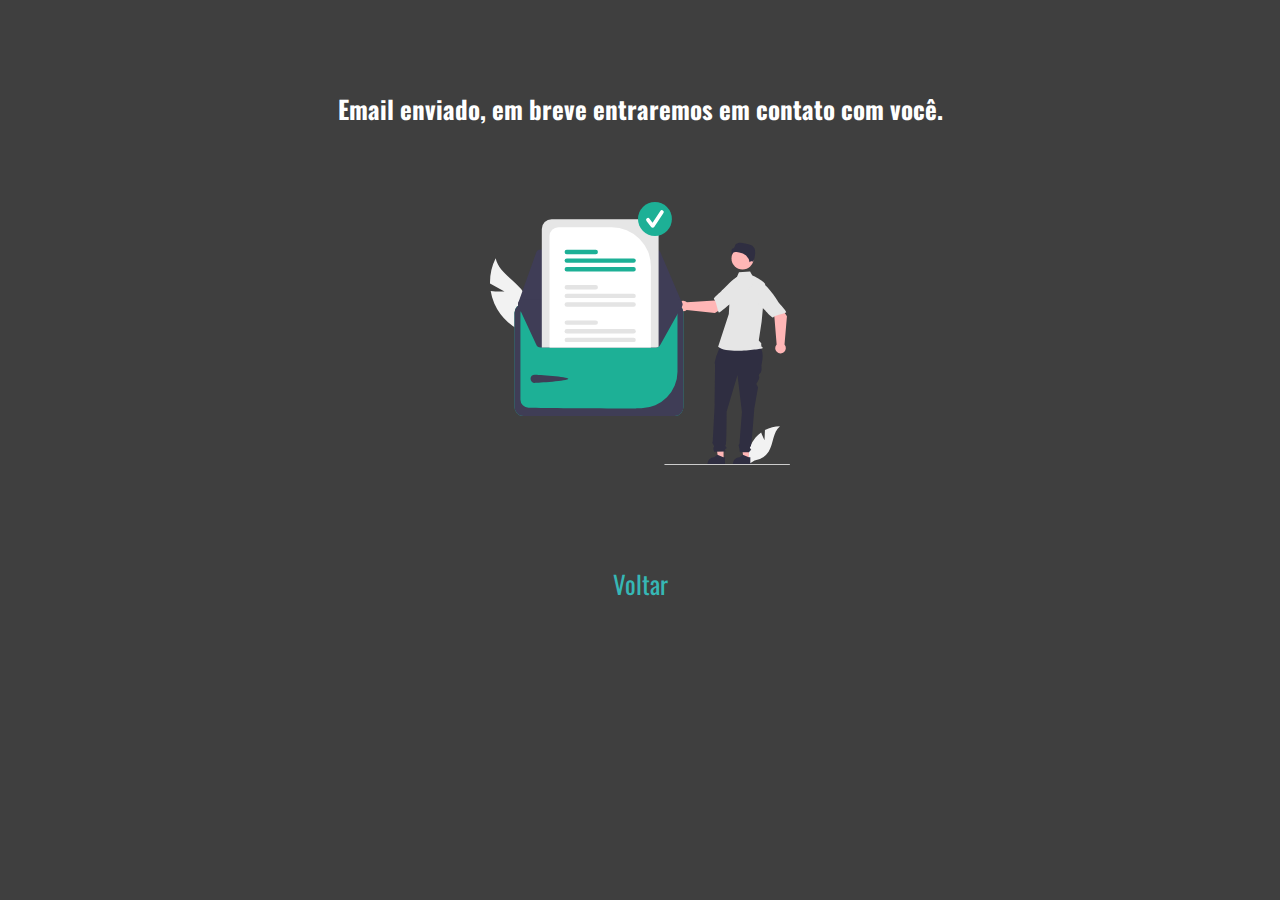
<file: obrigado.html>
<!DOCTYPE html>
<html lang="pt-BR">
<head>
    <meta charset="UTF-8">
    <meta http-equiv="X-UA-Compatible" content="IE=edge">
    <meta name="viewport" content="width=device-width, initial-scale=1.0">
    <link rel="stylesheet" href="obrigadostyle.css">
    <title>Obrigado</title>
</head>
<body>
    <div class="text">
        <h1>Email enviado, em breve entraremos em contato com você.</h1>
    </div>

    <div class="img">
        <img src="imgs/message-sent.svg" alt="Email Enviado">
    </div>

    <div class="a">
        <a href="index.html">Voltar</a>
    </div>
</body>
</html>
</file>
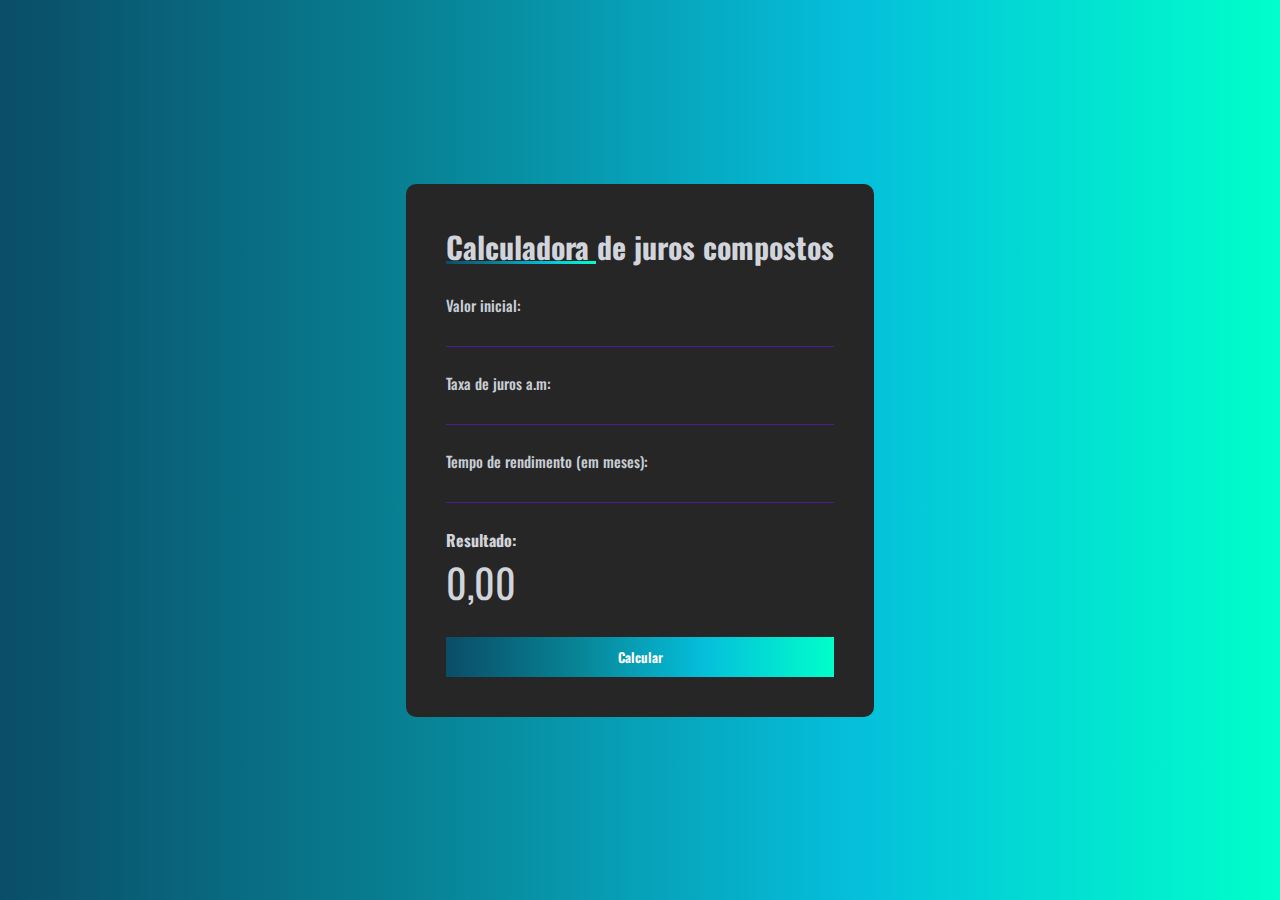
<file: calculadoradejuros/projeto.html>
<!DOCTYPE html>
<html lang="pt-br">
<head>
    <meta charset="UTF-8">
    <meta http-equiv="X-UA-Compatible" content="IE=edge">
    <meta name="viewport" content="width=device-width, initial-scale=1.0">
    <link rel="stylesheet" href="assets/css/style.css">
    <title>juros compostos</title>
</head>
<body>
    <main id="container">
        <div id="calculator">
            <h2>
                Calculadora de juros compostos
            </h2>
            <div id="input-box">
                <div class="input-field">
                    <label for="value">Valor inicial:</label>
                    <input type="number" id="value">
                </div>
                <div class="input-field">
                    <label for="fee">Taxa de juros a.m:</label>
                    <input type="number" id="fee">
                </div>
                <div class="input-field">
                    <label for="">Tempo de rendimento (em meses):</label>
                    <input type="number" id="time">
                </div>
            </div>
            <div id:="result">
                <h4>Resultado:</h4>
                <span id="total">0,00</span>
            </div>
            <button id="calculate">
                Calcular
            </button>
        </div>
    </main>
    <script src="assets/js/scrypt.js"></script>
</body>
</html>
</file>
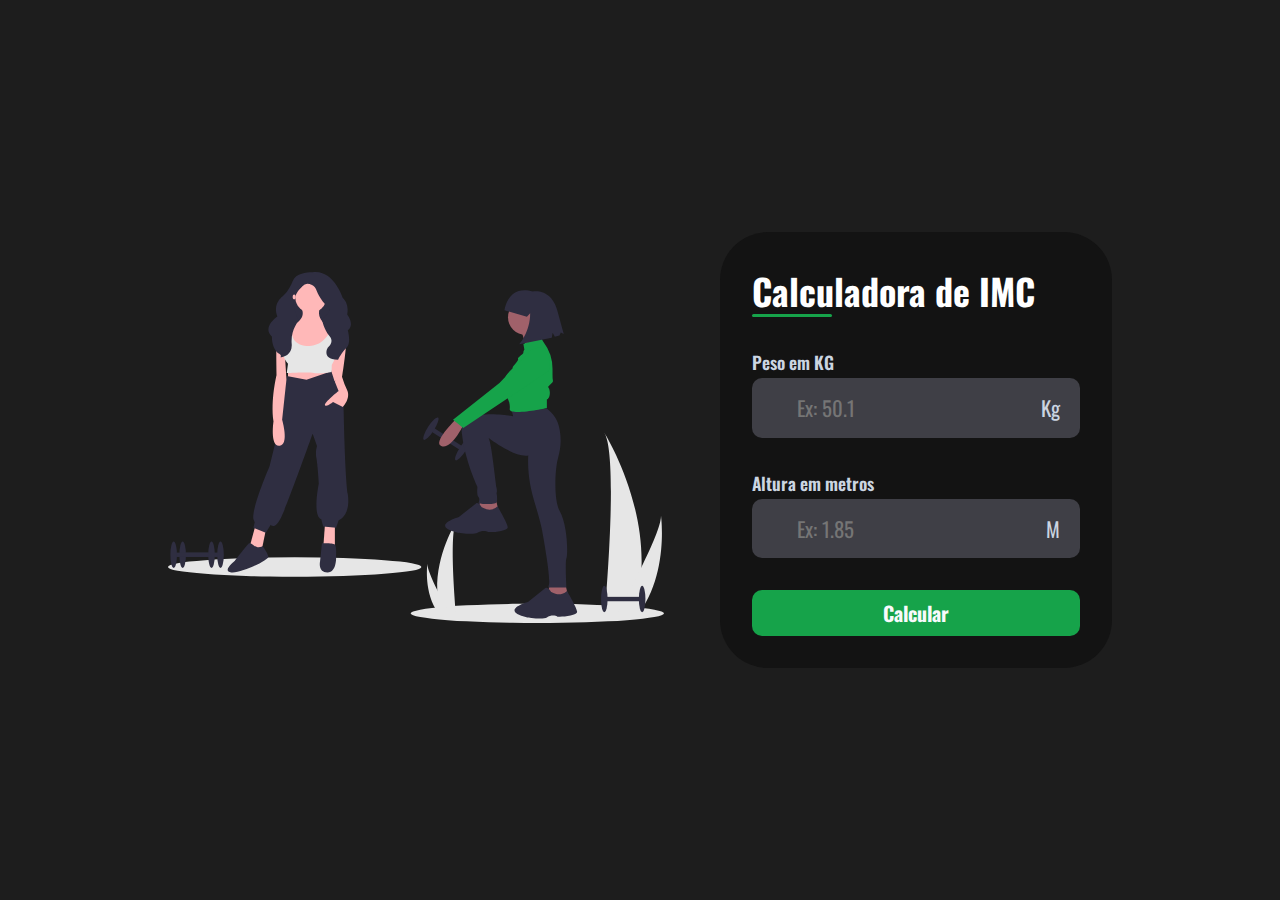
<file: calculatorimc/projeto.html>
<!DOCTYPE html>
<html lang="pt-br">
<head>
    <meta charset="UTF-8">
    <meta http-equiv="X-UA-Compatible" content="IE=edge">
    <meta name="viewport" content="width=device-width, initial-scale=1.0">
    <link rel="stylesheet" href="assets/css/style.css">
    <link rel="stylesheet" href="https://cdnjs.cloudflare.com/ajax/libs/font-awesome/6.4.0/css/all.min.css" integrity="sha512-iecdLmaskl7CVkqkXNQ/ZH/XLlvWZOJyj7Yy7tcenmpD1ypASozpmT/E0iPtmFIB46ZmdtAc9eNBvH0H/ZpiBw==" crossorigin="anonymous" referrerpolicy="no-referrer" />
    <title>Healthy IMC</title>
</head>
<body>
    <main id="container">
        <section id="img">
            <img src="assets/img/undraw_personal_training_0dqn.svg" alt="Homem se exercitando">
        </section>

        <section id="calculator">
            <form id="form">
                <h1 id="title">
                    Calculadora de IMC
                </h1>

                <div class="input-box">
                    <label for="weight">
                        Peso em KG
                    </label>
                    <div class="input-field">
                        <i class="fa-solid fa-weight-hanging"></i>
                        <input id="weight" placeholder="Ex: 50.1">
                        <span>Kg</span>
                    </div>
                </div>

                <div class="input-box">
                    <label for="hight">
                        Altura em metros
                    </label>
                    <div class="input-field">
                        <i class="fa-solid fa-ruler"></i>
                        <input id="height" placeholder="Ex: 1.85">
                        <span>M</span>
                    </div>
                </div>
                <button id="calculate">Calcular</button>
            </form>
            <div id="infos" class="hidden">
                <div id="result">
                    <div id="bmi">
                        <span id="value"></span>
                        <span>Seu IMC</span>
                    </div>
                    <div id="description">
                        <span></span>
                    </div>
                </div>
                <div id="more-info">
                    <a href="https://mundoeducacao.uol.com.br/saude-bem-estar/imc.htm">Mais informações sobre IMC
                         <i class="fa-solid fa-arrow-up-right-from-square"></i>
                    </a>
                </div>
            </div>
        </section>
    </main>

    <script src="assets/js/scrypt.js"></script>
</body>
</html>
</file>
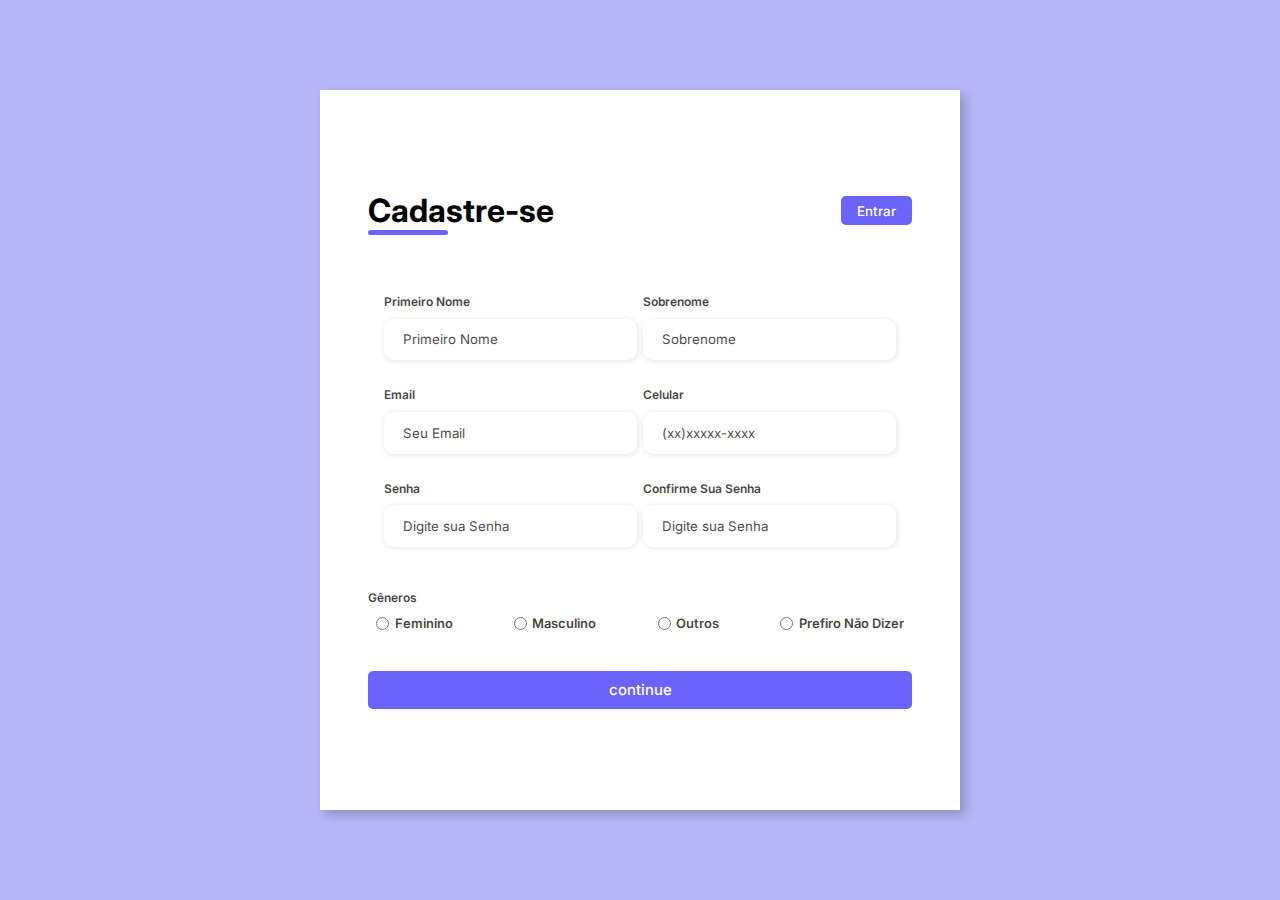
<file: projeto/projeto.html>
<!DOCTYPE html>
<html lang="pt-BR">

<head>
    <meta charset="UTF-8">
    <meta http-equiv="X-UA-Compatible" content="IE=edge">
    <meta name="viewport" content="width=device-width, initial-scale=1.0">
    <link rel="stylesheet" href="style1.css">
    <title>Formulário de Cadastro</title>
</head>

<body>
    <div class="container">
        <div class="form-image">
            <img src="img/undraw_shopping_re_hdd9.svg" alt="">
        </div>
        <div class="form">
            <form action="#">
                <div class="form-header">
                    <div class="title">
                        <h1>Cadastre-se</h1>
                    </div>
                    <div class="login-button">
                        <button><a href="#">Entrar</a></button>
                    </div>
                </div>

                <div class="input-group">
                    <div class="input-box">
                        <label for="firstname">Primeiro Nome</label>
                        <input type="text" name="firstname" id="firstname" placeholder="Primeiro Nome" required>
                    </div>

                    <div class="input-box">
                        <label for="lastname">Sobrenome</label>
                        <input type="text" name="lastname" id="lastname" placeholder="Sobrenome" required>
                    </div>

                    <div class="input-box">
                        <label for="email">Email</label>
                        <input type="text" name="email" id="email" placeholder="Seu Email" required>
                    </div>

                    <div class="input-box">
                        <label for="number">Celular</label>
                        <input type="tel" name="number" id="number" placeholder="(xx)xxxxx-xxxx" required>
                    </div>

                    <div class="input-box">
                        <label for="password">Senha</label>
                        <input type="password" name="password" id="password" placeholder="Digite sua Senha" required>
                    </div>

                    <div class="input-box">
                        <label for="Confirmpassword">Confirme Sua Senha</label>
                        <input type="password" name="Confirmpassword" id="Confirmpassword"
                            placeholder="Digite sua Senha" required>
                    </div>
                </div>

                <div class="gender-inputs">
                    <div class="gender-title">
                        <h6>Gêneros</h6>
                    </div>
                    <div class="gender-group">
                        <div class="gender-input">
                            <input type="radio" id="female" name="gender">
                            <label for="female">Feminino</label>
                        </div>

                        <div class="gender-input">
                            <input type="radio" id="male" name="gender">
                            <label for="male">Masculino</label>
                        </div>

                        <div class="gender-input">
                            <input type="radio" id="none" name="gender">
                            <label for="none">Outros</label>
                        </div>
                        <div class="gender-input">
                            <input type="radio" id="none" name="gender">
                            <label for="none">Prefiro Não Dizer</label>
                        </div>
                    </div>
                    <div class="continue-button">
                        <button><a href="#">continue</a></button>
                    </div>
                </div>
            </form>
        </div>
    </div>
</body>

</html>
</file>
<file: obrigadostyle.css>
@import url('https://fonts.googleapis.com/css2?family=Oswald:wght@200;300;400;500;600;700&display=swap');

*{
    padding: 0;
    box-sizing: border-box;
    margin: 0;
    font-family: 'Oswald', sans-serif;
    font-size: 25px;
    background-color: #3f3f3f;
}

body {
    padding-top: 10vh;
}

.text{
    display: flex;
    text-align: center;
    color: white;
    justify-content: center;
    padding-bottom: 3rem;
}

.img {
    width: 100%;
    align-items: center;
    display: flex;
    justify-content: space-around;
}
.img img {
    width: 300px;
}

.a {
    width: 100%;
    align-items: center;
    display: flex;
    justify-content: space-around;
}

body a {
    padding-top: 4rem;
    text-decoration: none;
    color: #36b7b5;
    justify-content: center;
}
</file>
<file: calculadoradejuros/assets/css/style.css>
@import url('https://fonts.googleapis.com/css2?family=Oswald:wght@200;300;400;500;600&display=swap');

:root {
    --linear-gradient: linear-gradient(90deg, #0A4D68, #088395, #05BFDB, #00FFCA);
}

* {
    font-family: 'Oswald', sans-serif;
    margin: 0;
    padding: 0;
    box-sizing: border-box;
}

#container {
    width: 100%;
    height: 100vh;
    display: flex;
    align-items: center;
    justify-content: center;
    background: var(--linear-gradient);
    color:  #d1d5db;
}

#calculator {
    background-color: #262626;
    padding: 40px;
    border-radius: 10px;
    box-shadow: 10px 10px 10px rgba(0,0,0,0.4 alpha);
    display: flex;
    flex-direction: column;
    gap: 25px;
}

#calculator h2 {
    font-size: 30px;
    position: relative;
}

#calculator h2::before {
    position: absolute;
    content: '';
    height: 3px;
    width: 150px;
    background: var(--linear-gradient);
    bottom: 5px;
}

#input-box {
    display: flex;
    flex-direction: column;
    gap: 25px;
}

.input-field {
    display: flex;
    flex-direction: column;
    width: 100%;
}

.input-field label {
    font-size: 15px;
    color: #c8ced6;
    font-weight: 500;
}

.input-field input {
    background-color: transparent;
    border: none;
    border-bottom: 1px solid #4c1d95;
    color: white;
    padding: 5px;
}

.input-field input:focus {
    outline: none;
}

#result {
    text-align: center;
}

#total {
    font-size: 40px;
}

#calculate {
    background: var(--linear-gradient);
    border: none;
    padding: 10px;
    color: white;
    font-weight: 600;
    cursor: pointer;
}
</file>
<file: calculatorimc/assets/css/style.css>
@import url('https://fonts.googleapis.com/css2?family=Oswald:wght@200;300;400;500;600&display=swap');

* {
    font-family: 'Oswald', sans-serif;
    margin: 0;
    padding: 0;
    box-sizing: border-box;
}

body {
    display: flex;
    align-items: center;
    justify-content: center;
    width: 100%;
    height: 100vh;
    background-color: #1d1d1d;
}

#container {
    display: flex;
    align-items: center;
    gap: 3.5rem;
}

#img img {
    width: 31rem;
}

#calculator {
    display: flex;
    flex-direction: column;
    gap: 2rem;
    padding: 2rem;
    color: white;
    background-color: #131313;
    border-radius: 3rem;
}

#form {
    display: flex;
    flex-direction: column;
    gap: 2rem;
}

#title {
    font-size: 2.25rem;
    position: relative;
}

#title:after {
    position: absolute;
    content: '';
    background-color: #16a34a;
    width: 5rem;
    height: 3px;
    bottom: 0;
    left: 0;
    border-radius: 10px;
}

.input-box label {
    font-size: 1.1rem;
    color: #cbd5e1;
    font-weight: 600;
}

.input-field {
    display: flex;
    align-items: center;
    justify-content: space-between;
    background-color: #3f3f46;
    padding: 0.3rem;
    border-radius: 10px;
    margin-top: 3px;
}

.input-field span,
.input-field i {
    color: #cbd5e1;
    font-size: 1.3rem;
    padding: 0.6rem 1rem;
}

.input-field input {
    background-color: transparent;
    border: none;
    width: 100%;
    font-size: 1.3rem;
    color: #f8fafc;
    padding: 0 0.5rem;
}
.input-field input::-webkit-outer-spin-button,
.input-field input::-webkit-inner-spin-button {
    appearance: none;
}

.input-field:focus {
    outline: none;
}

#calculate {
    border: none;
    font-size: 1.25rem;
    font-weight: bold;
    background-color: #16a34a;
    color: #f8fafc;
    padding: .5rem 0;
    border-radius: 10px;
    cursor: pointer;
}

#result {
    display: flex;
    gap: 2rem;
    align-items: center;
    border-top: 1px solid #ffffff34;
    padding: 0.75rem 0;
}

#bmi {
    display: flex;
    align-items: center;
    flex-direction: column;
    font-size: 2.25rem;
}

#bmi span:last-child {
    font-size: 0.875rem;
    color: #cbd5e1;
}

#description {
    width: 15.5rem;
}

#description span {
    color: white;
}

#more-info {
    border-top: 1px solid #ffffff34;
    padding-top: 1.5rem;
}

#more-info a {
    color: #16a34a;
    display: flex;
    justify-content: center;
    align-items: center;
    gap: 0.6rem;
    font-size: 0.8rem;
    transition: color 0.5s;
}

#more-info a:hover {
    color: #cbd5e1;
}

.hidden {
    display: none;
}

.normal {
    color: #16a34a;
}

.attention {
    color: red;
}

@media (max-width:1024px) {
    #img {
        display: none;
    }
}

@media (max-width:500px) {
    #container {
        width: 90%;
        height: 90%;
    }

    #calculator {
        width: 90%;
        height: 90%;
        justify-content: center;
    }
}
</file>
<file: projeto/style1.css>
@import url('https://fonts.googleapis.com/css2?family=Caveat&family=Inter:wght@100;200;300;400;500;600;700&family=Poppins:wght@100;200;300;400&display=swap');

* {
    padding: 0;
    margin: 0;
    box-sizing: border-box;
    font-family: 'inter', sans-serif;
}

body {
    width: 100%;
    height: 100vh;
    display: flex;
    justify-content: center;
    align-items: center;
    background: #0c0ce94d;
}

.container {
    width: 80%;
    height: 80vh;
    display: flex;
    box-shadow: 5px 5px 10px rgba(0, 0, 0, .212)
}

.form-image {
    width: 50%;
    display: flex;
    justify-content: center;
    align-items: center;
    background-color: #fde3a7d7;
    padding: 1rem;
}

.form-image img {
    width: 31rem;
}

.form {
    width: 50%;
    display: flex;
    justify-content: center;
    align-items: center;
    flex-direction: column;
    background-color: white;
    padding: 3rem;
}

.form-header {
    margin-bottom: 3rem;
    display: flex;
    justify-content: space-between;
}

.login-button {
    display: flex;
    align-items: center;
}

.login-button button {
    border: none;
    background-color: #6c63ff;
    padding: 0.4rem 1rem;
    border-radius: 5px;
    cursor: pointer;
}

.login-button button:hover {
    background-color: #6b63fff1;
}

.login-button button a {
    text-decoration: none;
    font-weight: 500;
    color: white;
}

.form-header h1::after {
    content: '';
    display: block;
    width: 5rem;
    height: 0.3rem;
    background-color: #6c63ff;
    margin: 0 auto;
    position: absolute;
    border-radius: 10px;
}

.input-group {
    display: flex;
    flex-wrap: wrap;
    justify-content: space-between;
    padding: 1rem;
}

.input-box {
    display: flex;
    flex-direction: column;
    margin-bottom: 1.1rem;
}

.input-box input {
    margin: 0.6rem 0;
    padding: 0.8rem 1.2rem;
    border: none;
    border-radius: 10px;
    box-shadow: 1px 1px 6px #0000001c;
}

.input-box input:hover {
    background-color: #eeeeee75;
}

.input-box input:focus-visible {
    outline: 1px solid #6c63ff;
}

.input-box label,
.gender-title h6 {
    font-size: 0.75rem;
    font-weight: 600;
    color: #000000c0;
}

.input-box input::placeholder {
    color: #000000be;
}

.gender-group {
    display: flex;
    justify-content: space-between;
    margin-top: 0.62rem;
    padding: 0 0.5rem;
}

.gender-input {
    display: flex;
    align-items: center;
}

.gender-input input {
    margin-right: 0.35rem;
}

.gender-input label {
    font-size: 0.81rem;
    font-weight: 600;
    color: #000000c0;
}

.continue-button button {
    width: 100%;
    margin-top: 2.5rem;
    border: none;
    background-color: #6c63ff;
    padding: 0.62rem;
    border-radius: 5px;
    cursor: pointer;
}

.continue-button button:hover {
    background-color: #6b63fff1;
}

.continue-button button a {
    text-decoration: none;
    font-size: 0.93rem;
    font-weight: 500;
    color: white;
}

@media screen and (max-width: 1330px) {
    .form-image {
        display: none;
    }
    
    .container{
        width: 50%;
    }
    .form {
        width: 100%;
    }
}

@media screen and (max-width: 1064px){
    .container {
        width: 90%;
        height: auto;
    }    
    .input-group {
        flex-direction: column;
        overflow-y: scroll;
        flex-wrap: nowrap;
        max-height: 10rem;
        padding-right: 5rem;
    }
    
    .gender-inputs {
        margin-top: 2rem;
    }
    .gender-group {
        flex-direction: column;
    }
    .gender-input {
        margin-top: 0.5rem;
    }
}

@media screen and (max-width: 320px){
    .container {
        width: 90%;
        height: auto;
    }    

    .title h1 {
        font-size: 1.5rem;
    }
    .input-group {
        flex-direction: column;
        overflow-y: scroll;
        flex-wrap: nowrap;
        max-height: 10rem;
        padding-right: 0.1rem;
    }
    
    .gender-inputs {
        margin-top: 2rem;
    }
    .gender-group {
        flex-direction: column;
    }
    .gender-input {
        margin-top: 0.5rem;
    }
}
</file>
